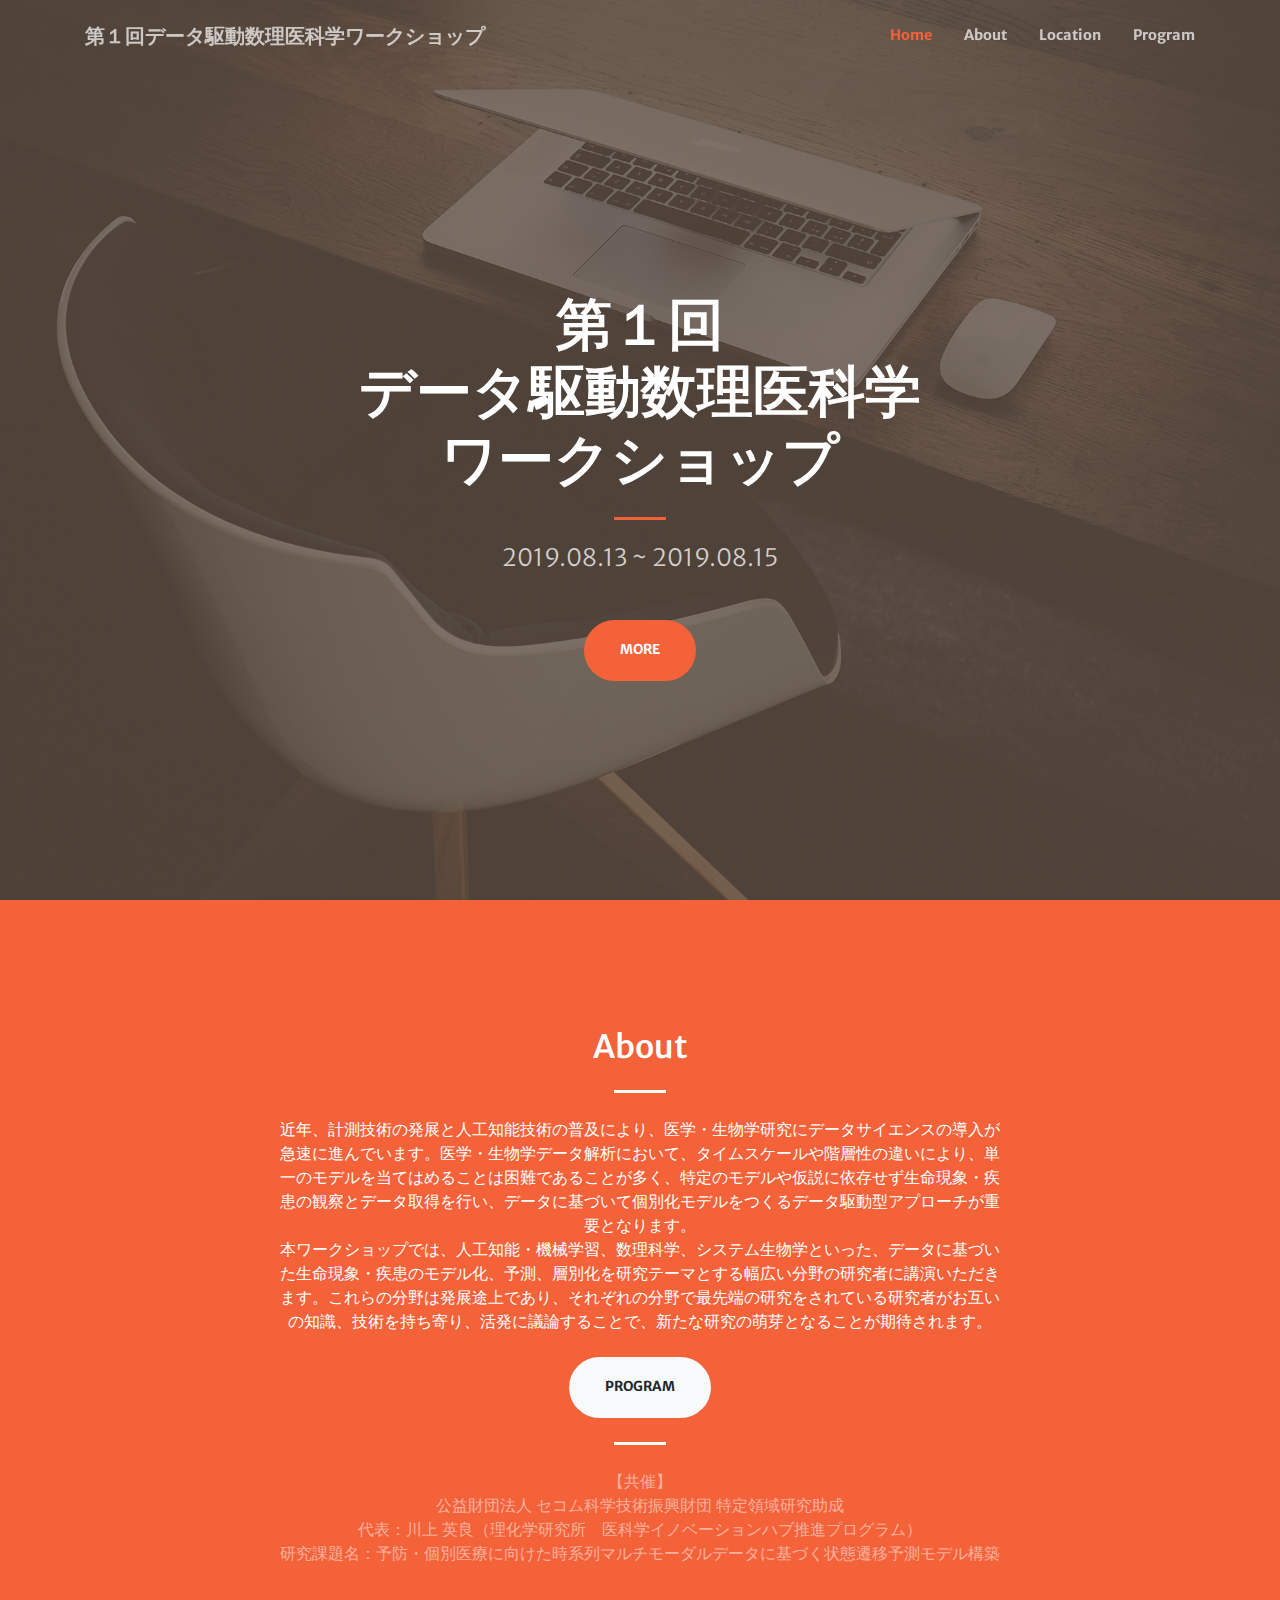
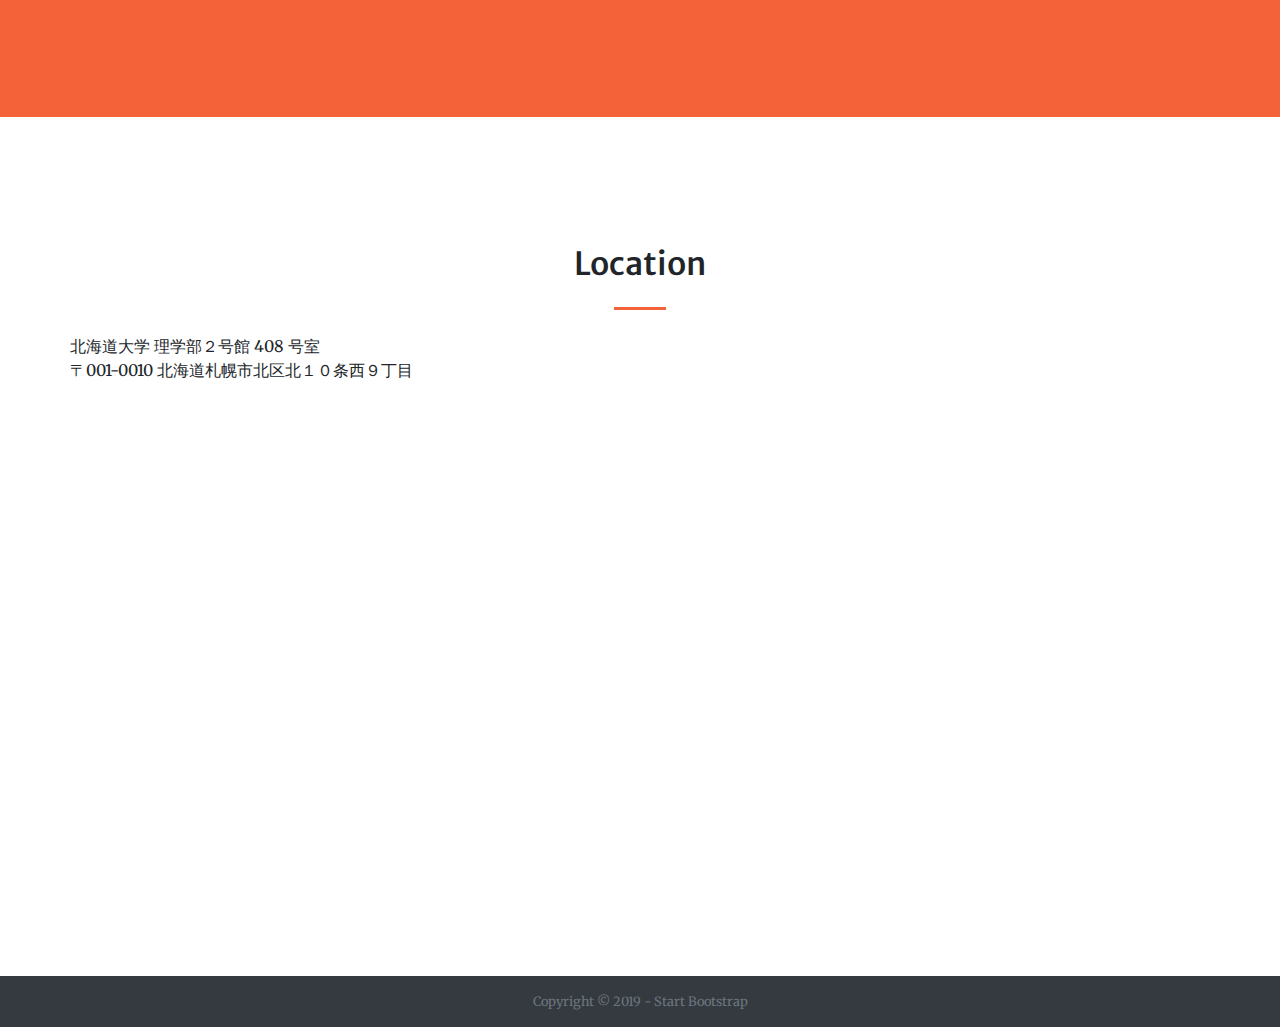
<file: index.html>
<!DOCTYPE html>
<html lang="jp">

<head>

  <meta charset="utf-8">
  <meta name="viewport" content="width=device-width, initial-scale=1, shrink-to-fit=no">
  <meta name="description" content="">
  <meta name="author" content="">

  <title>第１回データ駆動数理医科学ワークショップ</title>

  <!-- Font Awesome Icons -->
  <link href="vendor/fontawesome-free/css/all.min.css" rel="stylesheet" type="text/css">

  <!-- Google Fonts -->
  <link href="https://fonts.googleapis.com/css?family=Merriweather+Sans:400,700" rel="stylesheet">
  <link href='https://fonts.googleapis.com/css?family=Merriweather:400,300,300italic,400italic,700,700italic' rel='stylesheet' type='text/css'>

  <!-- Plugin CSS -->
  <link href="vendor/magnific-popup/magnific-popup.css" rel="stylesheet">

  <!-- Theme CSS - Includes Bootstrap -->
  <link href="css/creative.min.css" rel="stylesheet">

</head>

<body id="page-top">

  <!-- Navigation -->
  <nav class="navbar navbar-expand-lg navbar-light fixed-top py-3" id="mainNav">
    <div class="container">
      <a class="navbar-brand js-scroll-trigger" href="#page-top">第１回データ駆動数理医科学ワークショップ</a>
      <button class="navbar-toggler navbar-toggler-right" type="button" data-toggle="collapse" data-target="#navbarResponsive" aria-controls="navbarResponsive" aria-expanded="false" aria-label="Toggle navigation">
        <span class="navbar-toggler-icon"></span>
      </button>
      <div class="collapse navbar-collapse" id="navbarResponsive">
        <ul class="navbar-nav ml-auto my-2 my-lg-0">
          <li class="nav-item">
            <a class="nav-link js-scroll-trigger" href="#top">Home</a>
          </li>
          <li class="nav-item">
            <a class="nav-link js-scroll-trigger" href="#about">About</a>
          </li>
          <li class="nav-item">
            <a class="nav-link js-scroll-trigger" href="#map">Location</a>
          </li>
          <li class="nav-item">
            <a class="nav-link js-scroll-trigger" href="./program.html">Program</a>
          </li>
          <!--
          <li class="nav-item">
            <a class="nav-link js-scroll-trigger" href="#contact">Contact</a>
          </li>
          -->
        </ul>
      </div>
    </div>
  </nav>

  <!-- Masthead -->
  <header class="masthead" id="top">
    <div class="container h-100">
      <div class="row h-100 align-items-center justify-content-center text-center">
        <div class="col-lg-10 align-self-end">
          <h1 class="text-uppercase text-white font-weight-bold">第１回</br>データ駆動数理医科学</br>ワークショップ</h1>
          <hr class="divider my-4">
        </div>
        <div class="col-lg-8 align-self-baseline">
          <h4 class="text-white-75 font-weight-light mb-5">2019.08.13 ~ 2019.08.15</h4>
          <a class="btn btn-primary btn-xl js-scroll-trigger" href="#about">More</a>
        </div>
      </div>
    </div>
  </header>

  <!-- About Section -->
  <section class="page-section bg-primary" id="about">
    <div class="container">
      <div class="row justify-content-center">
        <div class="col-lg-8 text-center">
          <h2 class="text-white mt-0">About</h2>
          <hr class="divider light my-4">
          <p class="text-white mb-4">近年、計測技術の発展と人工知能技術の普及により、医学・生物学研究にデータサイエンスの導入が急速に進んでいます。医学・生物学データ解析において、タイムスケールや階層性の違いにより、単一のモデルを当てはめることは困難であることが多く、特定のモデルや仮説に依存せず生命現象・疾患の観察とデータ取得を行い、データに基づいて個別化モデルをつくるデータ駆動型アプローチが重要となります。</br>本ワークショップでは、人工知能・機械学習、数理科学、システム生物学といった、データに基づいた生命現象・疾患のモデル化、予測、層別化を研究テーマとする幅広い分野の研究者に講演いただきます。これらの分野は発展途上であり、それぞれの分野で最先端の研究をされている研究者がお互いの知識、技術を持ち寄り、活発に議論することで、新たな研究の萌芽となることが期待されます。</p>
          <a class="btn btn-light btn-xl js-scroll-trigger" href="./program.html">Program</a>
           <hr class="divider light my-4">
        <p class="text-white-50 mb-4">【共催】</br>公益財団法人 セコム科学技術振興財団 特定領域研究助成</br>代表：川上 英良（理化学研究所　医科学イノベーションハブ推進プログラム）</br>
        研究課題名：予防・個別医療に向けた時系列マルチモーダルデータに基づく状態遷移予測モデル構築</p>
        </div>
      </div>
    </div>
  </section>

  <!-- Location Section -->
  <section class="page-section" id="map">
    <div class="container">
      <h2 class="text-center mt-0">Location</h2>
      <hr class="divider my-4">
      <div class="row">
       <p>北海道大学 理学部２号館 408 号室<br />
〒001-0010 北海道札幌市北区北１０条西９丁目</p>
<iframe src="https://www.google.com/maps/embed?pb=!1m18!1m12!1m3!1d2914.5215097098826!2d141.33902385091923!3d43.07253017904311!2m3!1f0!2f0!3f0!3m2!1i1024!2i768!4f13.1!3m3!1m2!1s0x5f0b2909caeda0c3%3A0xebe526ff51d3963b!2z55CG5a2m6YOoMuWPt-mkqA!5e0!3m2!1sja!2sjp!4v1564980745478!5m2!1sja!2sjp" width="100%" height="450" frameborder="0" style="border:0" allowfullscreen></iframe>
      </div>
    </div>
  </section>

  <!-- Contact Section -->
  <!--
  <section class="page-section bg-light" id="contact">
    <div class="container">
      <div class="row justify-content-center">
        <div class="col-lg-8 text-center">
          <h2 class="mt-0">Contact</h2>
          <hr class="divider my-4">
          <p class="text-muted mb-5">参加申し込み・お問い合わせはこちら</p>
        </div>
      </div>
      <div class="row">
        <div class="col-lg-4 ml-auto text-center mb-5 mb-lg-0">
          <i class="fas fa-phone fa-3x mb-3 text-muted"></i>
          <div>+1 (202) 555-0149</div>
        </div>
        <div class="col-lg-4 mr-auto text-center">
          <i class="fas fa-envelope fa-3x mb-3 text-muted"></i>
          <!-- Make sure to change the email address in anchor text AND the link below!
          <a class="d-block" href="mailto:contact@yourwebsite.com">contact@yourwebsite.com</a>
        </div>
      </div>
    </div>
  </section>
-->
  <!-- Footer -->
  <footer class="bg-dark py-3">
    <div class="container">
      <div class="small text-center text-muted">Copyright &copy; 2019 - Start Bootstrap</div>
    </div>
  </footer>

  <!-- Bootstrap core JavaScript -->
  <script src="vendor/jquery/jquery.min.js"></script>
  <script src="vendor/bootstrap/js/bootstrap.bundle.min.js"></script>

  <!-- Plugin JavaScript -->
  <script src="vendor/jquery-easing/jquery.easing.min.js"></script>
  <script src="vendor/magnific-popup/jquery.magnific-popup.min.js"></script>

  <!-- Custom scripts for this template -->
  <script src="js/creative.min.js"></script>

</body>

</html>
</file>
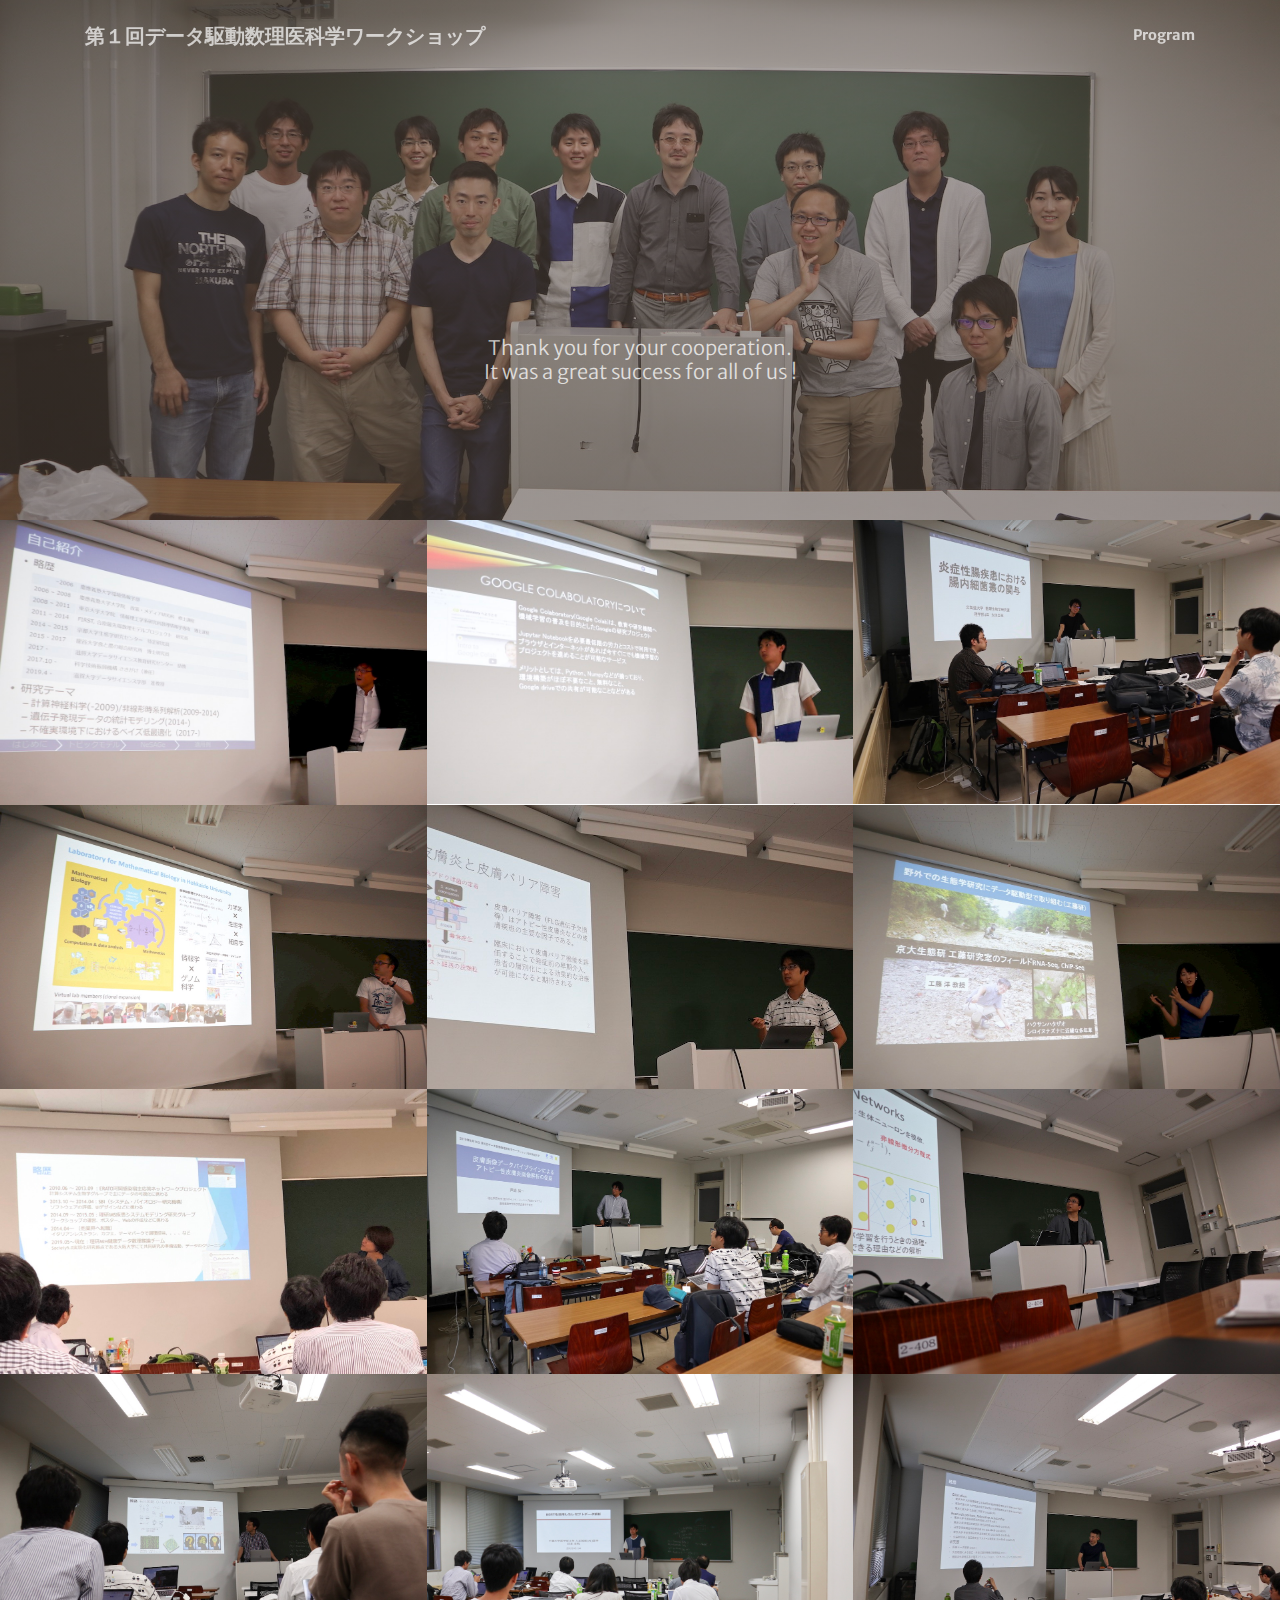
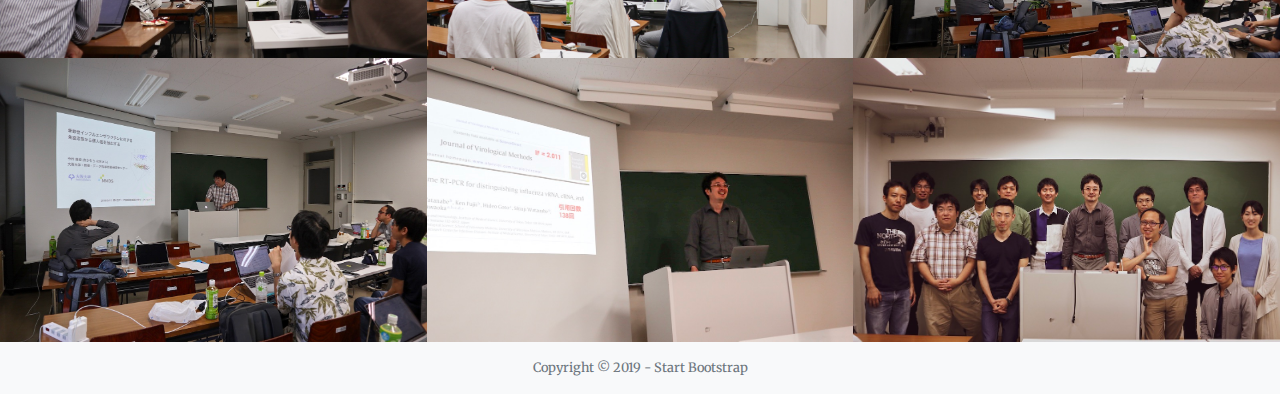
<file: photo.html>
<!DOCTYPE html>
<html lang="jp">

<head>

  <meta charset="utf-8">
  <meta name="viewport" content="width=device-width, initial-scale=1, shrink-to-fit=no">
  <meta name="description" content="">
  <meta name="author" content="">

  <title>第１回データ駆動数理医科学ワークショップ</title>

  <!-- Font Awesome Icons -->
  <link href="vendor/fontawesome-free/css/all.min.css" rel="stylesheet" type="text/css">

  <!-- Google Fonts -->
  <link href="https://fonts.googleapis.com/css?family=Merriweather+Sans:400,700" rel="stylesheet">
  <link href='https://fonts.googleapis.com/css?family=Merriweather:400,300,300italic,400italic,700,700italic' rel='stylesheet' type='text/css'>

  <!-- Plugin CSS -->
  <link href="vendor/magnific-popup/magnific-popup.css" rel="stylesheet">

  <!-- Theme CSS - Includes Bootstrap -->
  <link href="css/creative.min.css" rel="stylesheet">

</head>

<body id="page-top">

  <!-- Navigation -->
  <nav class="navbar navbar-expand-lg navbar-light fixed-top py-3" id="mainNav">
    <div class="container">
      <a class="navbar-brand js-scroll-trigger" href="./index.html">第１回データ駆動数理医科学ワークショップ</a>
      <button class="navbar-toggler navbar-toggler-right" type="button" data-toggle="collapse" data-target="#navbarResponsive" aria-controls="navbarResponsive" aria-expanded="false" aria-label="Toggle navigation">
        <span class="navbar-toggler-icon"></span>
      </button>
      <div class="collapse navbar-collapse" id="navbarResponsive">
        <ul class="navbar-nav ml-auto my-2 my-lg-0">
          <li class="nav-item">
            <a class="nav-link js-scroll-trigger" href="./program.html">Program</a>
          </li>
        </ul>
      </div>
    </div>
  </nav>

  <!-- Masthead -->
  <header class="masthead2">
    <div class="container h-100">
      <div class="row h-100 align-items-center justify-content-center text-center">
        <div class="col-lg-10 align-self-end">
          <h1 class="text-uppercase text-white font-weight-bold"></h1>
        </div>
        <div class="col-lg-8 align-self-baseline">
          <h5 class="text-white-75 font-weight-light mb-5"></br></br></br></br></br></br></br>Thank you for your cooperation.</br>It was a great success for all of us !</h5>
        </div>
      </div>
    </div>
  </header>

  <!-- Portfolio Section -->
  <section id="portfolio">
    <div class="container-fluid p-0">
      <div class="row no-gutters">
        <div class="col-lg-4 col-sm-6">
          <a class="portfolio-box" href="img/photo/IMG_0075.jpg">
            <img class="img-fluid" src="img/photo/IMG_0075.jpg" alt="">
            <div class="portfolio-box-caption">
              <div class="project-category text-white-50">

              </div>
              <div class="project-name">
                Koji Iwayama
              </div>
            </div>
          </a>
        </div>
        <div class="col-lg-4 col-sm-6">
          <a class="portfolio-box" href="img/photo/IMG_0079.jpg">
            <img class="img-fluid" src="img/photo/IMG_0079.jpg" alt="">
            <div class="portfolio-box-caption">
              <div class="project-category text-white-50">

              </div>
              <div class="project-name">
                Yui Koyasu
              </div>
            </div>
          </a>
        </div>
        <div class="col-lg-4 col-sm-6">
          <a class="portfolio-box" href="img/photo/IMG_0080.jpg">
            <img class="img-fluid" src="img/photo/IMG_0080.jpg" alt="">
            <div class="portfolio-box-caption">
              <div class="project-category text-white-50">

              </div>
              <div class="project-name">
                Keisuke Ota
              </div>
            </div>
          </a>
        </div>
        <div class="col-lg-4 col-sm-6">
          <a class="portfolio-box" href="img/photo/IMG_0085.jpg">
            <img class="img-fluid" src="img/photo/IMG_0085.jpg" alt="">
            <div class="portfolio-box-caption">
              <div class="project-category text-white-50">

              </div>
              <div class="project-name">
                Shinji Nakaoka
              </div>
            </div>
          </a>
        </div>
        <div class="col-lg-4 col-sm-6">
          <a class="portfolio-box" href="img/photo/IMG_0090.jpg">
            <img class="img-fluid" src="img/photo/IMG_0090.jpg" alt="">
            <div class="portfolio-box-caption">
              <div class="project-category text-white-50">

              </div>
              <div class="project-name">
                Keita Koseki
              </div>
            </div>
          </a>
        </div>
        <div class="col-lg-4 col-sm-6">
          <a class="portfolio-box" href="img/photo/IMG_0095.jpg">
            <img class="img-fluid" src="img/photo/IMG_0095.jpg" alt="">
            <div class="portfolio-box-caption">
              <div class="project-category text-white-50">

              </div>
              <div class="project-name">
                Mari Kamitani
              </div>
            </div>
          </a>
        </div>
        <div class="col-lg-4 col-sm-6">
          <a class="portfolio-box" href="img/photo/IMG_9981.jpg">
            <img class="img-fluid" src="img/photo/IMG_9981.jpg" alt="">
            <div class="portfolio-box-caption">
              <div class="project-category text-white-50">

              </div>
              <div class="project-name">
                Manami Kato
              </div>
            </div>
          </a>
        </div>
        <div class="col-lg-4 col-sm-6">
          <a class="portfolio-box" href="img/photo/IMG_0096.jpg">
            <img class="img-fluid" src="img/photo/IMG_0096.jpg" alt="">
            <div class="portfolio-box-caption">
              <div class="project-category text-white-50">

              </div>
              <div class="project-name">
                Koichi Ashizaki
              </div>
            </div>
          </a>
        </div>
        <div class="col-lg-4 col-sm-6">
          <a class="portfolio-box" href="img/photo/IMG_0103.jpg">
            <img class="img-fluid" src="img/photo/IMG_0103.jpg" alt="">
            <div class="portfolio-box-caption">
              <div class="project-category text-white-50">

              </div>
              <div class="project-name">
                Kai Morino
              </div>
            </div>
          </a>
        </div>
        <div class="col-lg-4 col-sm-6">
          <a class="portfolio-box" href="img/photo/IMG_0105.jpg">
            <img class="img-fluid" src="img/photo/IMG_0105.jpg" alt="">
            <div class="portfolio-box-caption">
              <div class="project-category text-white-50">

              </div>
              <div class="project-name">
                Tetsuo Ishikawa
              </div>
            </div>
          </a>
        </div>
        <div class="col-lg-4 col-sm-6">
          <a class="portfolio-box" href="img/photo/IMG_0108.jpg">
            <img class="img-fluid" src="img/photo/IMG_0108.jpg" alt="">
            <div class="portfolio-box-caption">
              <div class="project-category text-white-50">

              </div>
              <div class="project-name">
                Keisuke Chikamoto
              </div>
            </div>
          </a>
        </div>
        <div class="col-lg-4 col-sm-6">
          <a class="portfolio-box" href="img/photo/IMG_0112.jpg">
            <img class="img-fluid" src="img/photo/IMG_0112.jpg" alt="">
            <div class="portfolio-box-caption">
              <div class="project-category text-white-50">

              </div>
              <div class="project-name">
                Masashi Kajita
              </div>
            </div>
          </a>
        </div>
        <div class="col-lg-4 col-sm-6">
          <a class="portfolio-box" href="img/photo/IMG_0114.jpg">
            <img class="img-fluid" src="img/photo/IMG_0114.jpg" alt="">
            <div class="portfolio-box-caption">
              <div class="project-category text-white-50">

              </div>
              <div class="project-name">
                Naotoshi Nakamura
              </div>
            </div>
          </a>
        </div>
        <div class="col-lg-4 col-sm-6">
          <a class="portfolio-box" href="img/photo/IMG_0120.jpg">
            <img class="img-fluid" src="img/photo/IMG_0120.jpg" alt="">
            <div class="portfolio-box-caption">
              <div class="project-category text-white-50">
                Organizer
              </div>
              <div class="project-name">
                Eiryo Kawakami
              </div>
            </div>
          </a>
        </div>
        <div class="col-lg-4 col-sm-6">
          <a class="portfolio-box" href="img/photo/IMG_0123.jpg">
            <img class="img-fluid" src="img/photo/IMG_0123.jpg" alt="">
            <div class="portfolio-box-caption p-3">
              <div class="project-category text-white-50">
                Group photo
              </div>
              <div class="project-name">

              </div>
            </div>
          </a>
        </div>
      </div>
    </div>
  </section>


  <!-- Footer -->
  <footer class="bg-light py-3">
    <div class="container">
      <div class="small text-center text-muted">Copyright &copy; 2019 - Start Bootstrap</div>
    </div>
  </footer>

  <!-- Bootstrap core JavaScript -->
  <script src="vendor/jquery/jquery.min.js"></script>
  <script src="vendor/bootstrap/js/bootstrap.bundle.min.js"></script>

  <!-- Plugin JavaScript -->
  <script src="vendor/jquery-easing/jquery.easing.min.js"></script>
  <script src="vendor/magnific-popup/jquery.magnific-popup.min.js"></script>

  <!-- Custom scripts for this template -->
  <script src="js/creative.min.js"></script>

</body>

</html>
</file>
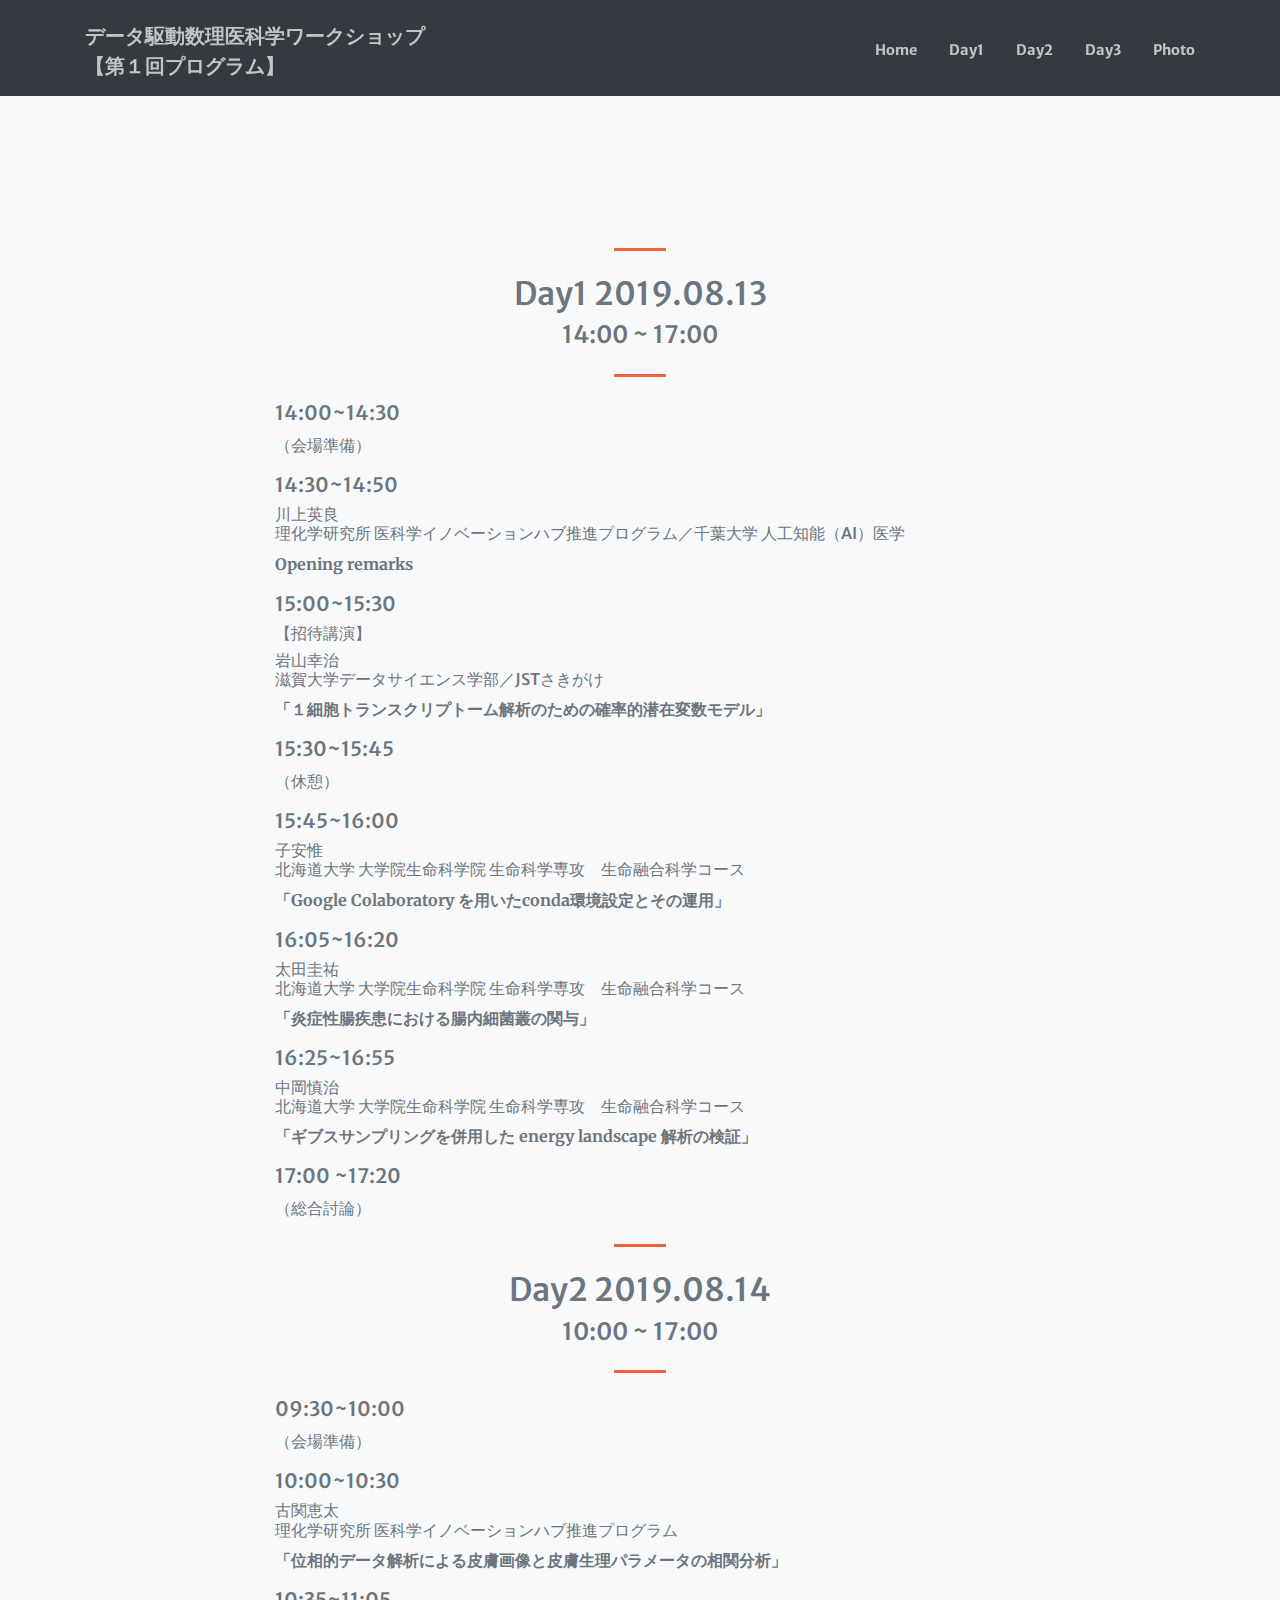
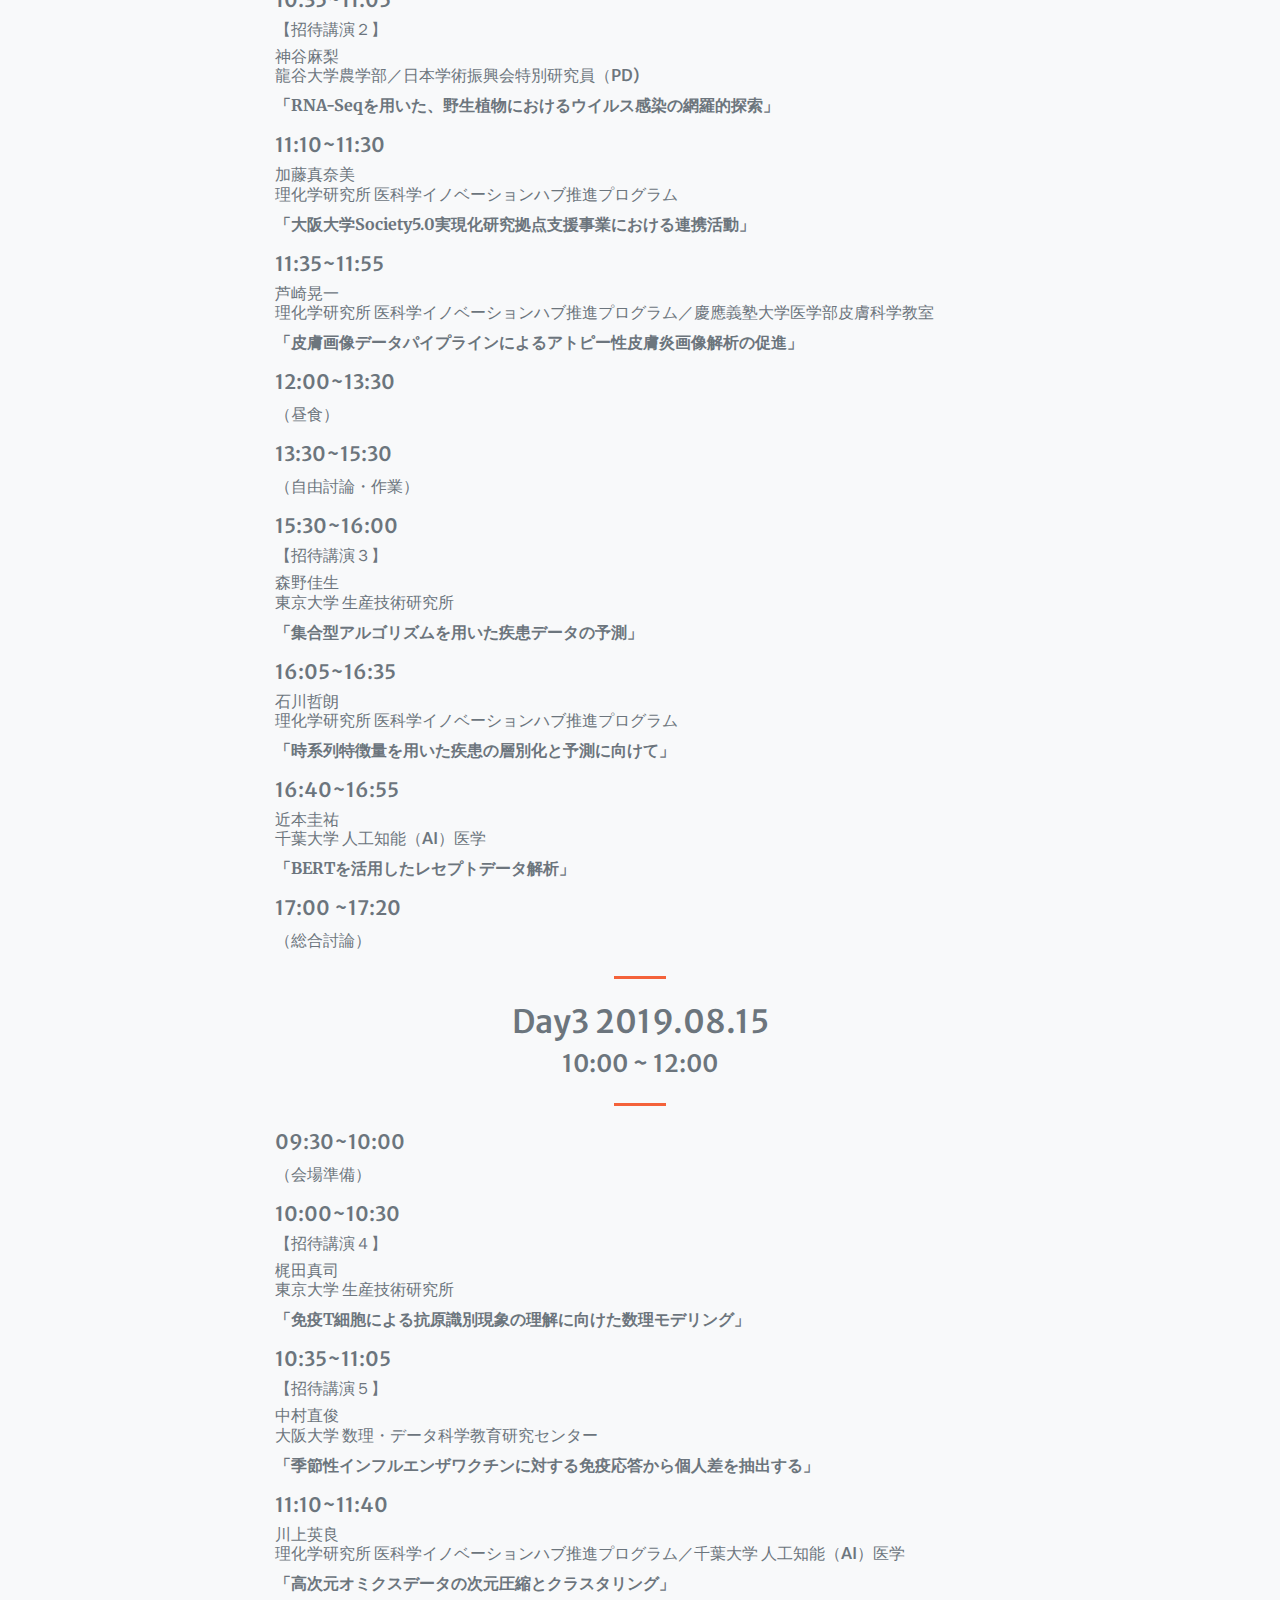
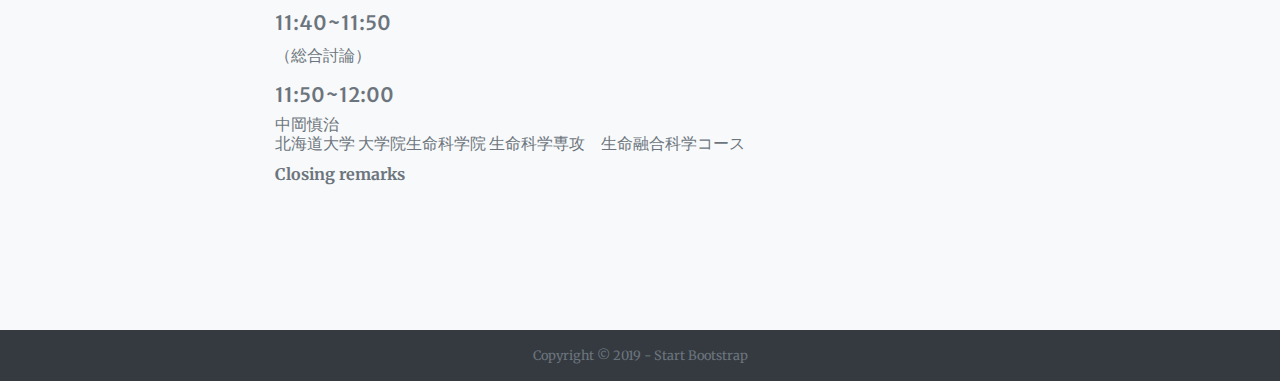
<file: program.html>
<!DOCTYPE html>
<html lang="jp">

<head>

  <meta charset="utf-8">
  <meta name="viewport" content="width=device-width, initial-scale=1, shrink-to-fit=no">
  <meta name="description" content="">
  <meta name="author" content="">

  <title>第１回データ駆動数理医科学ワークショップ</title>

  <!-- Font Awesome Icons -->
  <link href="vendor/fontawesome-free/css/all.min.css" rel="stylesheet" type="text/css">

  <!-- Google Fonts -->
  <link href="https://fonts.googleapis.com/css?family=Merriweather+Sans:400,700" rel="stylesheet">
  <link href='https://fonts.googleapis.com/css?family=Merriweather:400,300,300italic,400italic,700,700italic' rel='stylesheet' type='text/css'>

  <!-- Plugin CSS -->
  <link href="vendor/magnific-popup/magnific-popup.css" rel="stylesheet">

  <!-- Theme CSS - Includes Bootstrap -->
  <link href="css/creative.min.css" rel="stylesheet">

</head>

<body id="page-top">

  <!-- Navigation -->
  <nav class="navbar navbar-expand-lg navbar-light fixed-top py-3" id="mainNav">
    <div class="container">
      <a class="navbar-brand js-scroll-trigger" href="#page-top">データ駆動数理医科学ワークショップ </br>【第１回プログラム】
</a>
      <button class="navbar-toggler navbar-toggler-right" type="button" data-toggle="collapse" data-target="#navbarResponsive" aria-controls="navbarResponsive" aria-expanded="false" aria-label="Toggle navigation">
        <span class="navbar-toggler-icon"></span>
      </button>
      <div class="collapse navbar-collapse" id="navbarResponsive">
        <ul class="navbar-nav ml-auto my-2 my-lg-0">
          <li class="nav-item">
            <a class="nav-link js-scroll-trigger" href="./index.html">Home</a>
          </li>
          <li class="nav-item">
            <a class="nav-link js-scroll-trigger" href="#day1">Day1</a>
          </li>
          <li class="nav-item">
            <a class="nav-link js-scroll-trigger" href="#day2">Day2</a>
          </li>
          <li class="nav-item">
            <a class="nav-link js-scroll-trigger" href="#day3">Day3</a>
          </li>
          <li class="nav-item">
            <a class="nav-link js-scroll-trigger" href="./photo.html">Photo</a>
          </li>
        </ul>
      </div>
    </div>
  </nav>

  <header class="bg-dark py-5">

  </header>

  <!-- Program Section -->
  <section class="page-section bg-light">
    <div class="container">
      <div class="row justify-content-center">
        <div class="col-lg-8 text-muted">
          <hr class="divider my-4 text-center" id="day1">
          <h2 class="text-center mt-0">Day1 2019.08.13</h2>
          <h4 class="text-center mt-0">14:00 ~ 17:00</h4>
          <hr class="divider my-4 text-center">
<h5>14:00~14:30</h5>
<p>（会場準備）</p>

<h5>14:30~14:50</h5>
<h6>川上英良</br>理化学研究所 医科学イノベーションハブ推進プログラム／千葉大学 人工知能（AI）医学</h6>
<b><p>Opening remarks</p></b>

<h5>15:00~15:30</h5>
<h6>【招待講演】</h6>
<h6>岩山幸治</br>滋賀大学データサイエンス学部／JSTさきがけ</h6>
<b><p>「１細胞トランスクリプトーム解析のための確率的潜在変数モデル」</p></b>

<h5>15:30~15:45</h5>
<p>（休憩）</p>

<h5>15:45~16:00</h5>
<h6>子安惟</br>北海道大学 大学院生命科学院 生命科学専攻　生命融合科学コース</h6>
<b><p>「Google Colaboratory を用いたconda環境設定とその運用」</p></b>

<h5>16:05~16:20</h5>
<h6>太田圭祐</br>北海道大学 大学院生命科学院 生命科学専攻　生命融合科学コース</h6>
<b><p>「炎症性腸疾患における腸内細菌叢の関与」</p></b>

<h5>16:25~16:55</h5>
<h6>中岡慎治</br>北海道大学 大学院生命科学院 生命科学専攻　生命融合科学コース</h6>
<b><p>「ギブスサンプリングを併用した energy landscape 解析の検証」</p></b>

<h5>17:00 ~17:20</h5>
<p>（総合討論）</p>

<hr class="divider my-4 text-center" id="day2">
<h2 class="text-center mt-0">Day2 2019.08.14</h2>
<h4 class="text-center mt-0">10:00 ~ 17:00</h4>
<hr class="divider my-4 text-center">
<h5>09:30~10:00</h5>
<p>（会場準備）</p>

<h5>10:00~10:30</h5>
<h6>古関恵太</br>理化学研究所 医科学イノベーションハブ推進プログラム</h6>
<b><p>「位相的データ解析による皮膚画像と皮膚生理パラメータの相関分析」</p></b>

<h5>10:35~11:05</h5>
<h6>【招待講演２】</h6>
<h6>神谷麻梨</br>龍谷大学農学部／日本学術振興会特別研究員（PD)</h6>
<b><p>「RNA-Seqを用いた、野生植物におけるウイルス感染の網羅的探索」</p></b>

<h5>11:10~11:30</h5>
<h6>加藤真奈美</br>理化学研究所 医科学イノベーションハブ推進プログラム</h6>
<b><p>「大阪大学Society5.0実現化研究拠点支援事業における連携活動」</p></b>

<h5>11:35~11:55</h5>
<h6>芦崎晃一</br>理化学研究所 医科学イノベーションハブ推進プログラム／慶應義塾大学医学部皮膚科学教室</h6>
<b><p>「皮膚画像データパイプラインによるアトピー性皮膚炎画像解析の促進」</p></b>

<h5>12:00~13:30</h5>
<p>（昼食）</p>

<h5>13:30~15:30</h5>
<p>（自由討論・作業）</p>

<h5>15:30~16:00</h5>
<h6>【招待講演３】</h6>
<h6>森野佳生</br>東京大学 生産技術研究所</h6>
<b><p>「集合型アルゴリズムを用いた疾患データの予測」</p></b>

<h5>16:05~16:35</h5>
<h6>石川哲朗</br>理化学研究所 医科学イノベーションハブ推進プログラム</h6>
<b><p>「時系列特徴量を用いた疾患の層別化と予測に向けて」</p></b>

<h5>16:40~16:55</h5>
<h6>近本圭祐</br>千葉大学 人工知能（AI）医学</h6>
<b><p>「BERTを活用したレセプトデータ解析」</p></b>

<h5>17:00 ~17:20</h5>
<p>（総合討論）</p>

<hr class="divider my-4 text-center" id="day3">
<h2 class="text-center mt-0">Day3 2019.08.15</h2>
<h4 class="text-center mt-0">10:00 ~ 12:00</h4>
<hr class="divider my-4 text-center">

<h5>09:30~10:00</h5>
<p>（会場準備）</p>

<h5>10:00~10:30</h5>
<h6>【招待講演４】</h6>
<h6>梶田真司</br>東京大学 生産技術研究所</h6>
<b><p>「免疫T細胞による抗原識別現象の理解に向けた数理モデリング」</p></b>

<h5>10:35~11:05</h5>
<h6>【招待講演５】</h6>
<h6>中村直俊</br>大阪大学 数理・データ科学教育研究センター</h6>
<b><p>「季節性インフルエンザワクチンに対する免疫応答から個人差を抽出する」</p></b>

<h5>11:10~11:40</h5>
<h6>川上英良</br>理化学研究所 医科学イノベーションハブ推進プログラム／千葉大学 人工知能（AI）医学</h6>
<b><p>「高次元オミクスデータの次元圧縮とクラスタリング」</p></b>

<h5>11:40~11:50</h5>
<p>（総合討論）</p>

<h5>11:50~12:00</h5>
<h6>中岡慎治</br>北海道大学 大学院生命科学院 生命科学専攻　生命融合科学コース</h6>
<b><p>Closing remarks</p></b>

        </div>
      </div>
    </div>
  </section>
  <!-- Footer -->
  <footer class="bg-dark py-3">
    <div class="container">
      <div class="small text-center text-muted">Copyright &copy; 2019 - Start Bootstrap</div>
    </div>
  </footer>

  <!-- Bootstrap core JavaScript -->
  <script src="vendor/jquery/jquery.min.js"></script>
  <script src="vendor/bootstrap/js/bootstrap.bundle.min.js"></script>

  <!-- Plugin JavaScript -->
  <script src="vendor/jquery-easing/jquery.easing.min.js"></script>
  <script src="vendor/magnific-popup/jquery.magnific-popup.min.js"></script>

  <!-- Custom scripts for this template -->
  <script src="js/creative.min.js"></script>


</body>

</html>
</file>
